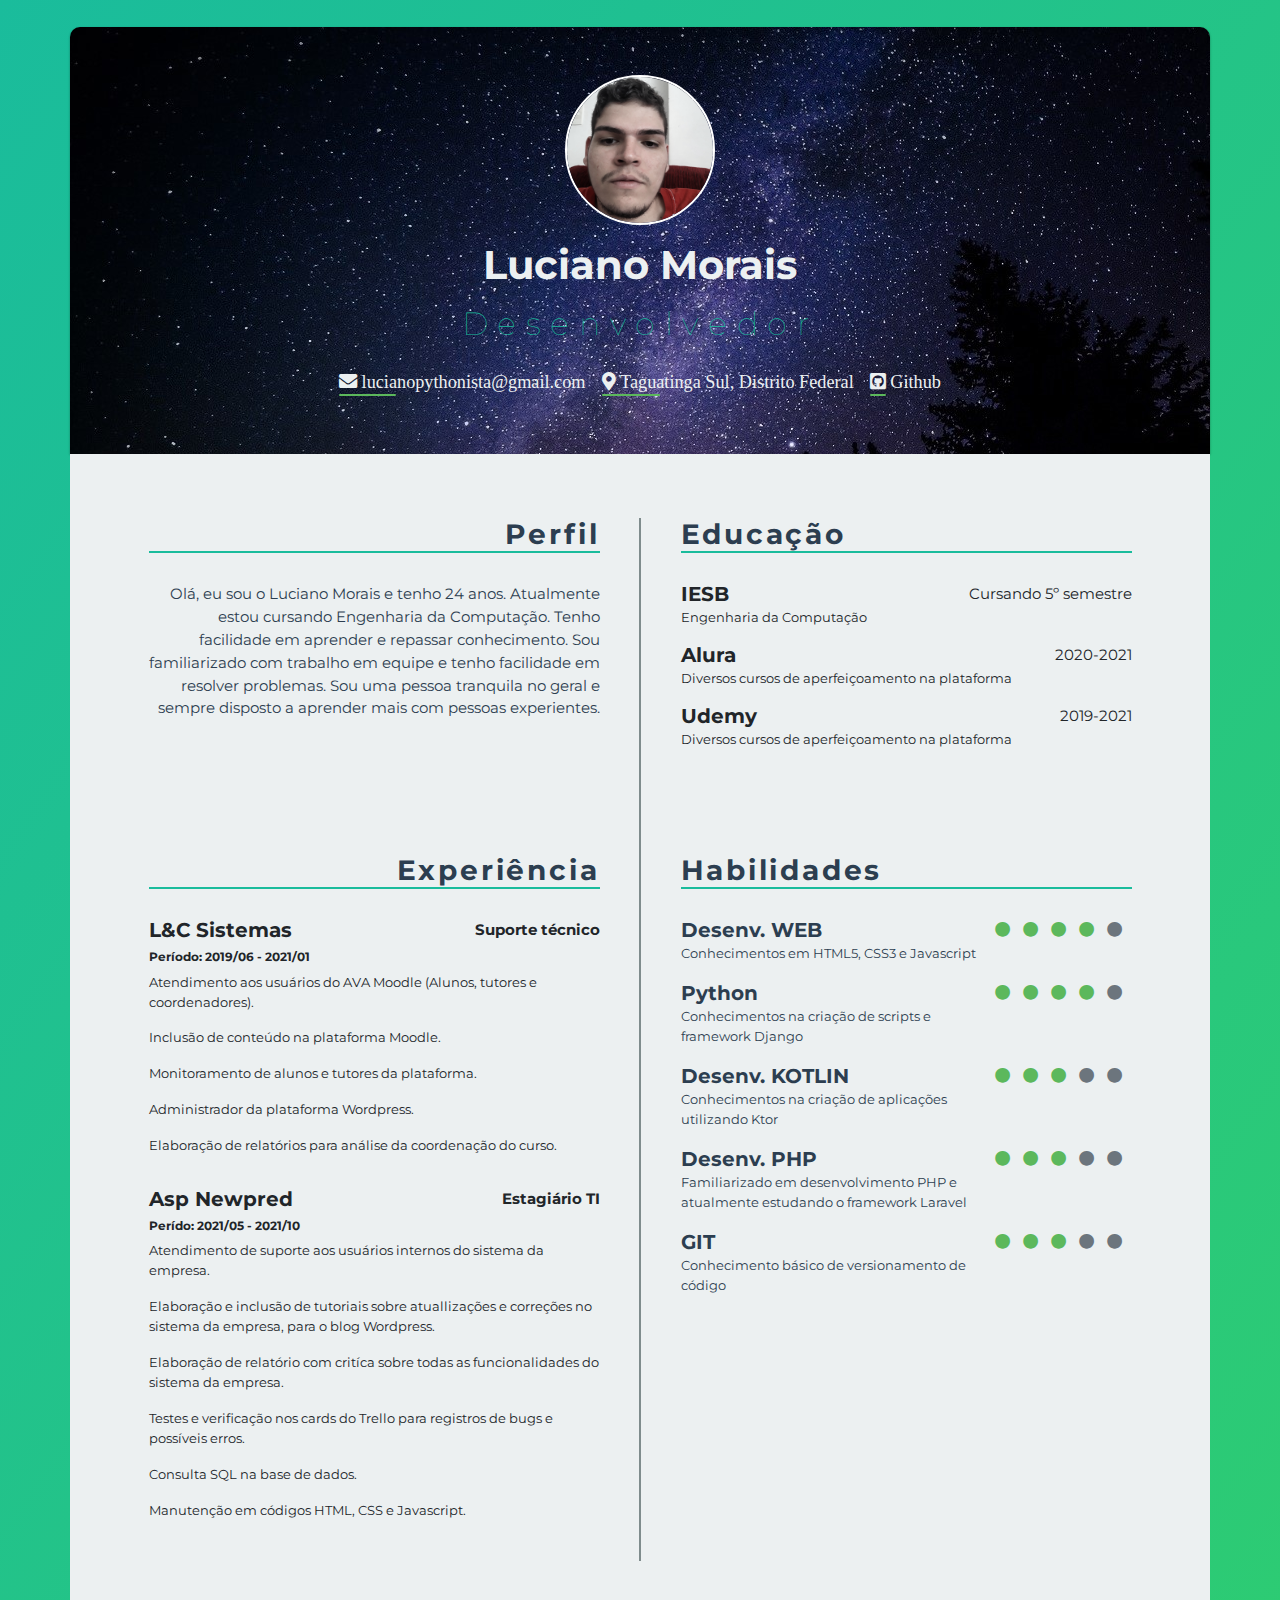
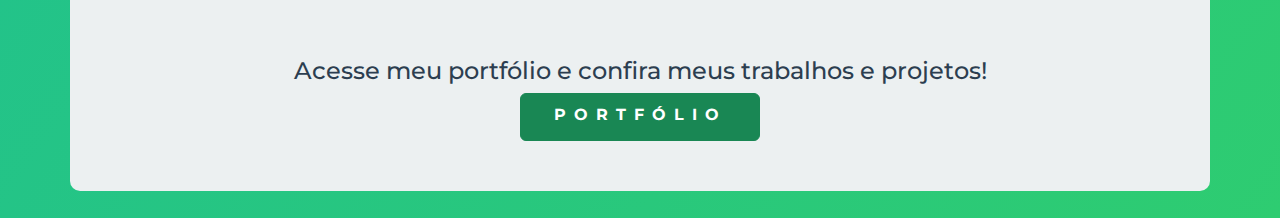
<file: index.html>
<!doctype html>
<html lang="pt-br">
  <head>
    <meta charset="UTF-8">
    <meta name="viewport" content="width=device-width, initial-scale=1">
    
    <link rel="icon" href="imagens/code.webp">
    <link rel="stylesheet" href="css/reset.css">
    <link href="https://cdn.jsdelivr.net/npm/bootstrap@5.1.2/dist/css/bootstrap.min.css" rel="stylesheet" crossorigin="anonymous">   
    <link rel="stylesheet" href="css/fontawesome/css/all.min.css">
    <link rel="stylesheet" href="css/style.css">
    
    <title>Luciano Morais</title>
  </head>
  <body>

    <header class="cabecalho">
      <div class="container banner">
        <div class="row">
          <div class="text-center pt-5">
            <img class="imagem img-responsive" src="imagens/foto.jpg" alt="Foto de perfil">
            
            <h1 class="pt-3">Luciano Morais</h1>

            <h2 class="pt-2">Desenvolvedor</h2>
            <nav class="navbar navbar-expand-sm pb-5 pt-3">
              <ul class="navbar-nav mx-auto">
                <li class="nav-item">
                  <a href="mailto:lucianopythonista@gmail.com" class="nav-link email">
                    <i class="fas fa-envelope fa-md"> lucianopythonista@gmail.com
                      <div class="progress"></div>
                    </i>
                  </a>
                </li>
                <li class="nav-item">
                  <a href="https://goo.gl/maps/v4unBtAeBdMzqbdJ6" target="_blank" class="nav-link">
                    <i class="fas fa-map-marker-alt fa-md"> Taguatinga Sul, Distrito Federal
                      <div class="progress"></div>
                    </i>
                  </a>
                </li>
                <li class="nav-item">
                  <a href="https://github.com/lucmorais" target="_blank" class="nav-link">
                    <i class="fab fa-github-square fa-md"> Github
                      <div class="progress"></div>
                    </i>
                  </a>
                </li>
              </ul>
            </nav>
          </div>
        </div>
      </div>
    </header>

    <main>
        <div class="container cor-personalizada pt-5">
          <div class="row justify-content-center">
            <div class="col-md-5 pb-5">
              <section class="pt-3">
                <h3 class="alinhamento-texto">
                  Perfil
                </h3>
                <p class="alinhamento-texto">
                  Olá, eu sou o Luciano Morais e 
                  tenho 24 anos. Atualmente estou 
                  cursando Engenharia da Computação. 
                  Tenho facilidade em aprender e 
                  repassar conhecimento. Sou familiarizado 
                  com trabalho em equipe e tenho 
                  facilidade em resolver problemas. 
                  Sou uma pessoa tranquila no geral 
                  e sempre disposto a aprender mais 
                  com pessoas experientes.
                </p>
              </section>
            </div>
            <div class="col-md-2 pt-3">
                <div class="meio"></div>
            </div>
            <div class="col-md-5 pb-5">
              <section class="pt-3">
                <h3>
                  Educação
                </h3>
                <ul class="list-group">
                  <li class="list-group-item pt-0">
                    <h4>IESB</h4>
                    <p>Cursando 5º semestre</p>
                    <small>Engenharia da Computação</small>
                  </li>
                </ul>
                <ul class="list-group">
                  <li class="list-group-item">
                    <h4>Alura</h4>
                    <p>2020-2021</p>
                    <small>Diversos cursos de aperfeiçoamento na plataforma</small>
                  </li>
                </ul>
                <ul class="list-group">
                  <li class="list-group-item">
                    <h4>Udemy</h4>
                    <p>2019-2021</p>
                    <small>Diversos cursos de aperfeiçoamento na plataforma</small>
                  </li>
                </ul>
              <section>
            </div>
          </div>
          <div class="row justify-content-center pb-5">
            <div class="col-md-5 pt-5">
              <section id="atividades" class="pb-3">
                <h3 class="alinhamento-texto">
                  Experiência
                </h3>
                <ul class="list-group">
                  <li class="list-group-item pt-0">
                    <h4>L&C Sistemas</h4>
                    <p>Suporte técnico</p>
                    <h6>Período: 2019/06 - 2021/01</h6>
                    <small>Atendimento aos usuários do AVA Moodle (Alunos, tutores e coordenadores).</small>
                    <small>Inclusão de conteúdo na plataforma Moodle.</small>
                    <small>Monitoramento de alunos e tutores da plataforma.</small>
                    <small>Administrador da plataforma Wordpress.</small>
                    <small>Elaboração de relatórios para análise da coordenação do curso.</small>
                  </li>
                </ul>
                <ul class="list-group">
                  <li class="list-group-item">
                    <h4>Asp Newpred</h4>
                    <p>Estagiário TI</p>
                    <h6>Perído: 2021/05 - 2021/10</h6>
                    <small>Atendimento de suporte aos usuários internos do sistema da empresa. </small>
                    <small>Elaboração e inclusão de tutoriais sobre atuallizações e correções no sistema da empresa, para o blog Wordpress.</small>
                    <small>Elaboração de relatório com critíca sobre todas as funcionalidades do sistema da empresa.</small>
                    <small>Testes e verificação nos cards do Trello para registros de bugs e possíveis erros.</small>
                    <small>Consulta SQL na base de dados.</small>
                    <small>Manutenção em códigos HTML, CSS e Javascript.</small>
                  </li>
                </ul>
              </section>
            </div>
            <div class="col-md-2">
              <div class="meio"></div>
            </div>
            <div class="col-md-5 pt-5">
              <section class="pb-3">
                <h3>
                  Habilidades
                </h3>
                <ul class="list-group">
                  <li class="list-item">
                    <h4>Desenv. WEB</h4>
                    <P>
                      <span class="fas fa-circle text-success"></span>
                      <span class="fas fa-circle text-success"></span>
                      <span class="fas fa-circle text-success"></span>
                      <span class="fas fa-circle text-success"></span>
                      <span class="fas fa-circle text-secondary"></span>
                    </P>
                    <small>Conhecimentos em HTML5, CSS3 e Javascript</small>
                  </li>
                  <li class="list-item">
                    <h4>Python</h4>
                    <p>
                      <span class="fas fa-circle text-success"></span>
                      <span class="fas fa-circle text-success"></span>
                      <span class="fas fa-circle text-success"></span>
                      <span class="fas fa-circle text-success"></span>
                      <span class="fas fa-circle text-secondary"></span>
                    </p>
                    <small>Conhecimentos na criação de scripts e framework Django</small>
                  </li>
                  <li class="list-item">
                    <h4>Desenv. KOTLIN</h4>
                    <p>
                      <span class="fas fa-circle text-success"></span>
                      <span class="fas fa-circle text-success"></span>
                      <span class="fas fa-circle text-success"></span>
                      <span class="fas fa-circle text-secondary"></span>
                      <span class="fas fa-circle text-secondary"></span>
                    </p>
                    <small>Conhecimentos na criação de aplicações utilizando Ktor</small>
                  </li>
                  <li class="list-item">
                    <h4>Desenv. PHP</h4>
                    <p>
                      <span class="fas fa-circle text-success"></span>
                      <span class="fas fa-circle text-success"></span>
                      <span class="fas fa-circle text-success"></span>
                      <span class="fas fa-circle text-secondary"></span>
                      <span class="fas fa-circle text-secondary"></span>
                    </p>
                    <small>Familiarizado em desenvolvimento PHP e atualmente estudando o framework Laravel</small>
                  </li>
                  <li class="list-item">
                    <h4>GIT</h4>
                    <p>
                      <span class="fas fa-circle text-success"></span>
                      <span class="fas fa-circle text-success"></span>
                      <span class="fas fa-circle text-success"></span>
                      <span class="fas fa-circle text-secondary"></span>
                      <span class="fas fa-circle text-secondary"></span>
                    </p>
                    <small>Conhecimento básico de versionamento de código</small>
                  </li>
                </ul>
              </section>
            </div>
          </div>
        </div>
    </main>

    <footer class="rodape">
      <div class="container cor-personalizada">
        <div class="text-center pt-5 pb-5">
          <h4>Acesse meu portfólio e confira meus trabalhos e projetos!</h4>
          <div class="text-center pt-2">
            <a class="btn btn-success" href="portfolio.html" type="button">Portfólio</a>
          </div>
        </div>
      </div>
    </footer>

    <script src="https://cdn.jsdelivr.net/npm/bootstrap@5.1.2/dist/js/bootstrap.bundle.min.js" crossorigin="anonymous"></script>
  </body>
</html>
</file>
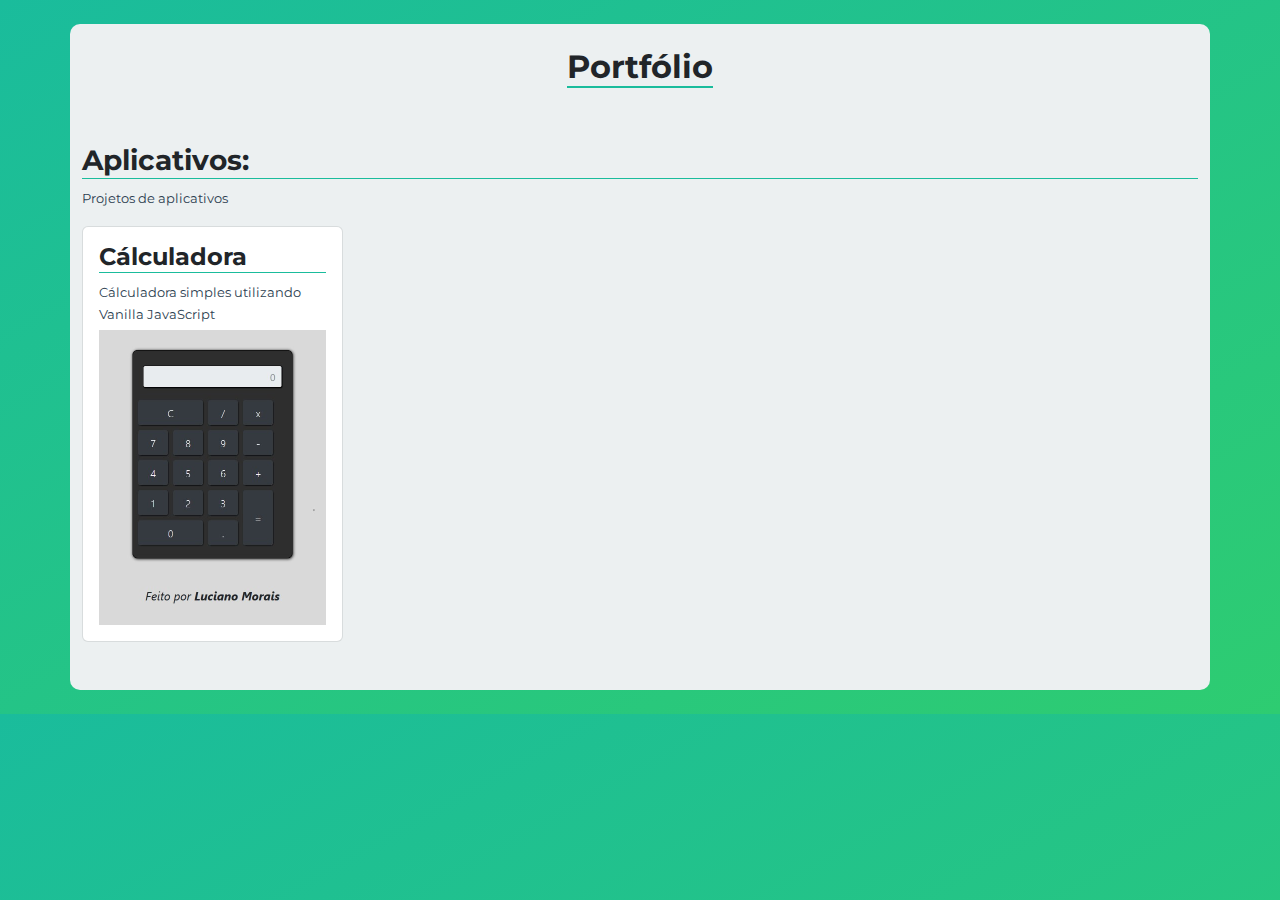
<file: portfolio.html>
<!doctype html>
<html lang="pt-br">
  <head>
    <!-- Required meta tags -->
    <meta charset="utf-8">
    <meta name="viewport" content="width=device-width, initial-scale=1">

    <link rel="stylesheet" href="css/reset.css">
    <link rel="stylesheet" href="css/style2.css">

    <!-- Bootstrap CSS -->
    
    <link href="https://cdn.jsdelivr.net/npm/bootstrap@5.1.2/dist/css/bootstrap.min.css" rel="stylesheet" crossorigin="anonymous">

    <link rel="stylesheet" href="https://use.fontawesome.com/releases/v5.3.1/css/all.css" integrity="sha384-mzrmE5qonljUremFsqc01SB46JvROS7bZs3IO2EmfFsd15uHvIt+Y8vEf7N7fWAU" crossorigin="anonymous">

    <title>Portfólio</title>
  </head>
  <body>

    <header class="pt-4">
      <div class="container cabecalho pt-4 pb-5">
        <div class="row">
          <div class="col-md-1">
            <a href="index.html" class="btn btn-lg">
              <i class="fas fa-arrow-left fa-lg"></i>
            </a>
          </div>
          <div class="col-md-10 text-center">
            <h2>Portfólio</h2>
          </div>
          <div class="col-md-1">

          </div>
        </div>
      </div>
    </header>

    <main>
        <div class="container conteudo-principal pb-5 mb-4">
          <h3 class="borda-titulos">Aplicativos:</h3>
          <small>Projetos de aplicativos</small>
          <div class="row pt-3">
            <div class="col-md-3">
              <a href="">
                <div class="card">
                  <div class="card-body">
                    <h4 class="card-title borda-titulos">Cálculadora</h4>
                    <small class="card-text">Cálculadora simples utilizando Vanilla JavaScript</small>
                    <img src="imagens/editar2.jpg" alt="Imagem calculadora." class="img-fluid pt-1">
                  </div>
                </div>
              </a>
            </div>
          </div>
        </div>
    </main>

    <!-- Optional JavaScript; choose one of the two! -->

    <!-- Option 1: Bootstrap Bundle with Popper -->
    <script src="https://cdn.jsdelivr.net/npm/bootstrap@5.1.2/dist/js/bootstrap.bundle.min.js" integrity="sha384-kQtW33rZJAHjgefvhyyzcGF3C5TFyBQBA13V1RKPf4uH+bwyzQxZ6CmMZHmNBEfJ" crossorigin="anonymous"></script>

    <!-- Option 2: Separate Popper and Bootstrap JS -->
    <!--
    <script src="https://cdn.jsdelivr.net/npm/@popperjs/core@2.10.2/dist/umd/popper.min.js" integrity="sha384-7+zCNj/IqJ95wo16oMtfsKbZ9ccEh31eOz1HGyDuCQ6wgnyJNSYdrPa03rtR1zdB" crossorigin="anonymous"></script>
    <script src="https://cdn.jsdelivr.net/npm/bootstrap@5.1.2/dist/js/bootstrap.min.js" integrity="sha384-PsUw7Xwds7x08Ew3exXhqzbhuEYmA2xnwc8BuD6SEr+UmEHlX8/MCltYEodzWA4u" crossorigin="anonymous"></script>
    -->
  </body>
</html>
</file>
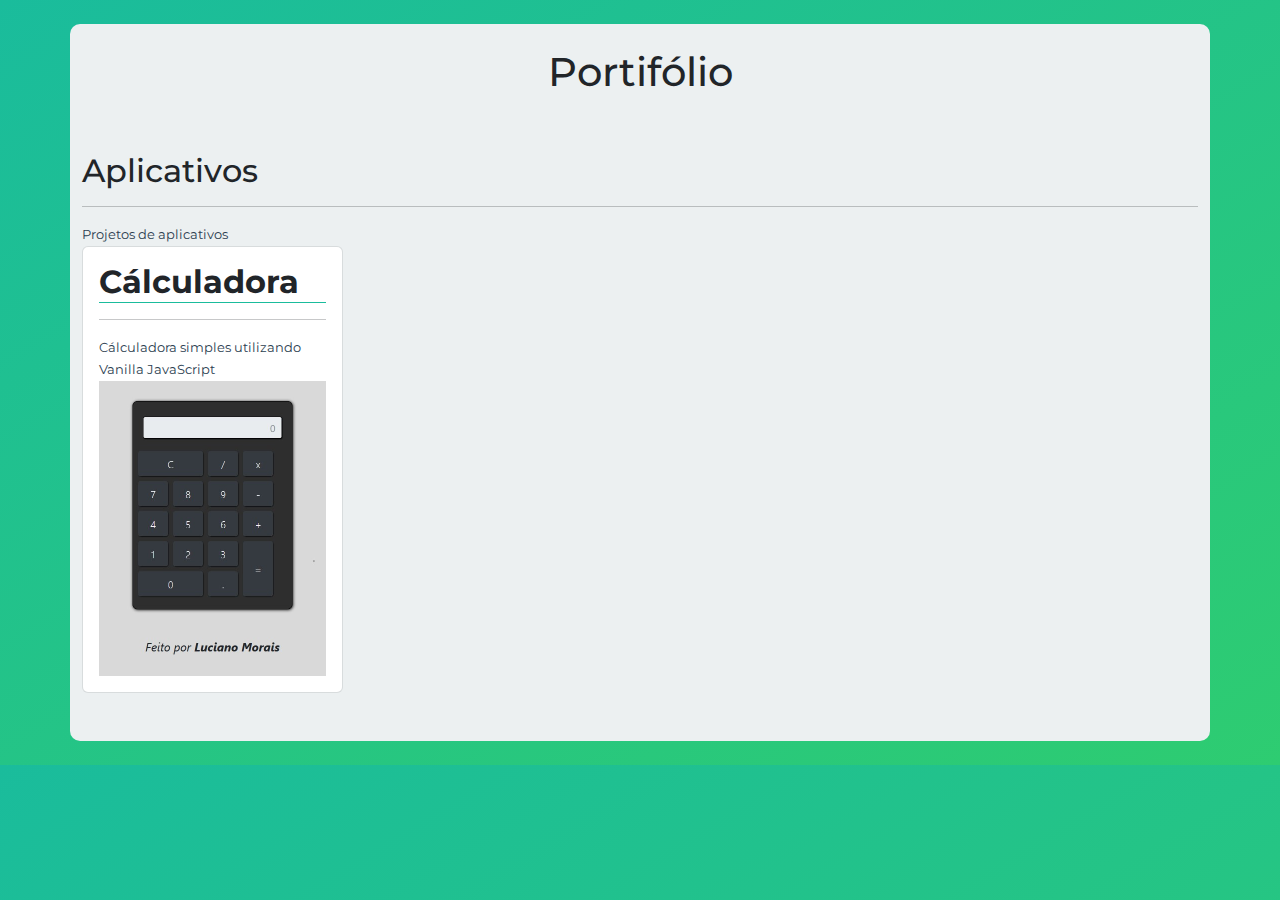
<file: portifolio.html>
<!doctype html>
<html lang="pt-br">
  <head>
    <!-- Required meta tags -->
    <meta charset="utf-8">
    <meta name="viewport" content="width=device-width, initial-scale=1">

    <link rel="stylesheet" href="css/reset.css">
    <link rel="stylesheet" href="css/style2.css">

    <!-- Bootstrap CSS -->
    
    <link href="https://cdn.jsdelivr.net/npm/bootstrap@5.1.2/dist/css/bootstrap.min.css" rel="stylesheet" crossorigin="anonymous">

    <link rel="stylesheet" href="https://use.fontawesome.com/releases/v5.3.1/css/all.css" integrity="sha384-mzrmE5qonljUremFsqc01SB46JvROS7bZs3IO2EmfFsd15uHvIt+Y8vEf7N7fWAU" crossorigin="anonymous">

    <title>Portifólio</title>
  </head>
  <body>

    <header class="pt-4">
      <div class="container cabecalho pt-4 pb-5">
        <div class="row">
          <div class="col-md-1">
            <a href="index.html" class="btn btn-lg">
              <i class="fas fa-arrow-left fa-lg"></i>
            </a>
          </div>
          <div class="col-md-10 text-center">
            <h1>Portifólio</h1>
          </div>
          <div class="col-md-1">

          </div>
        </div>
      </div>
    </header>

    <main>
        <div class="container conteudo-principal pb-5 mb-4">
          <h2>Aplicativos</h2>
          <hr>
          <small>Projetos de aplicativos</small>
          <div class="row">
            <div class="col-md-3">
              <a href="">
                <div class="card">
                  <div class="card-body">
                    <h2 class="card-title">Cálculadora</h2>
                    <hr>
                    <small class="card-text">Cálculadora simples utilizando Vanilla JavaScript</small>
                    <img src="imagens/editar2.jpg" alt="Imagem calculadora." class="img-fluid">
                  </div>
                </div>
              </a>

            </div>
            <div class="col-md-3">

            </div>
            <div class="col-md-3">

            </div>
            <div class="col-md-3">

            </div>
          </div>
        </div>
    </main>

    <!-- Optional JavaScript; choose one of the two! -->

    <!-- Option 1: Bootstrap Bundle with Popper -->
    <script src="https://cdn.jsdelivr.net/npm/bootstrap@5.1.2/dist/js/bootstrap.bundle.min.js" integrity="sha384-kQtW33rZJAHjgefvhyyzcGF3C5TFyBQBA13V1RKPf4uH+bwyzQxZ6CmMZHmNBEfJ" crossorigin="anonymous"></script>

    <!-- Option 2: Separate Popper and Bootstrap JS -->
    <!--
    <script src="https://cdn.jsdelivr.net/npm/@popperjs/core@2.10.2/dist/umd/popper.min.js" integrity="sha384-7+zCNj/IqJ95wo16oMtfsKbZ9ccEh31eOz1HGyDuCQ6wgnyJNSYdrPa03rtR1zdB" crossorigin="anonymous"></script>
    <script src="https://cdn.jsdelivr.net/npm/bootstrap@5.1.2/dist/js/bootstrap.min.js" integrity="sha384-PsUw7Xwds7x08Ew3exXhqzbhuEYmA2xnwc8BuD6SEr+UmEHlX8/MCltYEodzWA4u" crossorigin="anonymous"></script>
    -->
  </body>
</html>
</file>
<file: css/style.css>
@import url('https://fonts.googleapis.com/css2?family=Montserrat:ital@0;1&display=swap');

header, main , footer {
    font-family: 'Montserrat', sans-serif;
    font-size: 0.95em;
    color: #2c3e50;
}

body {
    height: 100%;
    background: linear-gradient(to bottom right, #1abc9c, #2ecc71);
}

.cabecalho {
    margin-top: 1.8em;
}

.banner {
    background: url(../imagens/fundo7.jpg);
    border-top-left-radius: 10px;
    border-top-right-radius: 10px;
    box-shadow: 0 1px 3px rgba(0, 0, 0, 0.12), 0 1px 2px rgba(0, 0, 0, 0.24);
}

.imagem {
    height: 150px;
    border-radius: 120px;
    border: 2px solid white;
    filter: grayscale(0.5);
}

header h1 {
    color: #ecf0f1;
    font-weight: bold;
}

h2 {
    font-weight: lighter;
    letter-spacing: 0.3em;
    color: #1abc9c;
}

main h3 {
    letter-spacing: 0.1em;
    font-weight: bold;
    border-bottom: 2px solid #1abc9c;
    margin-bottom: 30px;
}

header .nav-item{
    height: 2.5em;
}

a.nav-link {
    color: #ecf0f1;
    font-size: 1.2em;
    display: inline;
    font-weight: normal;
    padding-left: 0px;
}

a .progress {
    height: 0.2em;
    width: 23%;
    margin-top: 0.3em;
    background-color: #5cb85c;
}

.nav-link i {
    font-weight: 520;
}

a.nav-link:visited {
    color: #ecf0f1;
}

a.nav-link:hover {
    color: white;
}

a.nav-link:hover .progress {
    width: 100%;
    margin-top: 7px;
    transition: width 0.5s, margin-top 0.3s;
}

.cor-personalizada{
    background: #ecf0f1;

}

.meio {
    height: 100%;
    width: 2px;
    background: #7f8c8d;
    margin: 0 auto;
}

main section ul .list-group-item {
    background: #ecf0f1;
    border: none;
    padding-left: 0;
    padding-right: 0;
}

.rodape {
    margin-bottom: 1.8em;
}

footer .container {
    border-bottom-left-radius: 10px;
    border-bottom-right-radius: 10px;
    position: relative;
    height: 12em;
}

footer .container .btn {
    text-transform: uppercase;
    font-weight: bold;
    height: 3em;
    width: 15em;
    letter-spacing: 0.5rem;
    padding-top: 9px;
}

footer .container .btn:hover {
	transition: margin-top 0.6s;
	margin-top: 5px;
}

#atividades small {
    padding-bottom: 1.2em;
}

main .text-success {
    color: #5cb85c !important;
}

#atividades p {
    font-weight: bold;
}

.alinhamento-texto {
    text-align: right;
}

small {
    display: block;
}

main .col-md-2 {
    width: 5%;
}

span {
    padding-right: 0.6em;
}

main h6 {
    font-weight: bold;
    padding-top: 0.5em;
    font-size: 0.8em;
}

main h4 {
    font-size: 1.3em;
    font-weight: bold;
}

main p {
    float: right;
}

h4, p {
    display: inline;
}

main ul .list-item:not(:first-of-type) {
    padding-top: 1.2em;
}


@media screen and (max-width: 320px){
    footer .container {
        height: 25em;
    }
}

@media screen and (max-width: 575px) {

    .alinhamento-texto {
        text-align: left;
    }

    .cabecalho {
        margin-top: 0;
    }

    .banner {
        border-radius: 0;
    }

    footer .container {
        height: 15em;
        border-radius: 0;
    }

    .rodape {
        margin-bottom: 0;
    }
}

@media screen and (max-width: 767px) {
    .alinhamento-texto {
        text-align: left;
    }
}

@media screen and (max-width: 991px) {
    .alinhamento-texto {
        text-align: left;
    }

    header, main , footer {
        font-size: 0.86em;
    }

    footer .container {
        height: 15em;
    }
    
}
</file>
<file: css/style2.css>
@import url('https://fonts.googleapis.com/css2?family=Montserrat:ital@0;1&display=swap');

body {
    height: 100%;
    background: linear-gradient(to bottom right, #1abc9c, #2ecc71);
}

header, main , footer {
    font-family: 'Montserrat', sans-serif;
    font-size: 0.95em;
}

header h2 {
    font-weight: bold;
    border-bottom: 2px solid #1abc9c;
    display: inline-block;
}

main h3 {
    font-weight: bold;
    border-bottom: 1px solid #1abc9c;
}

h1, h2, h4, small {
    color: #2c3e50;
}

.cabecalho {
    background: #ecf0f1;
    border-top-left-radius: 10px;
    border-top-right-radius: 10px;
}

.conteudo-principal {
    background: #ecf0f1;
    border-bottom-left-radius: 10px;
    border-bottom-right-radius: 10px;
}

main a {
    text-decoration: none;
}

main a .card:hover{
    box-shadow: 0 3px 5px #000;
    transition: box-shadow 0.3s;
}

main a .card {
    border: 1px solid rgba(127, 140, 141, 0.3);
}

.card-title {
    border-bottom: 1px solid #1abc9c;
    font-weight: bold;
}
</file>
